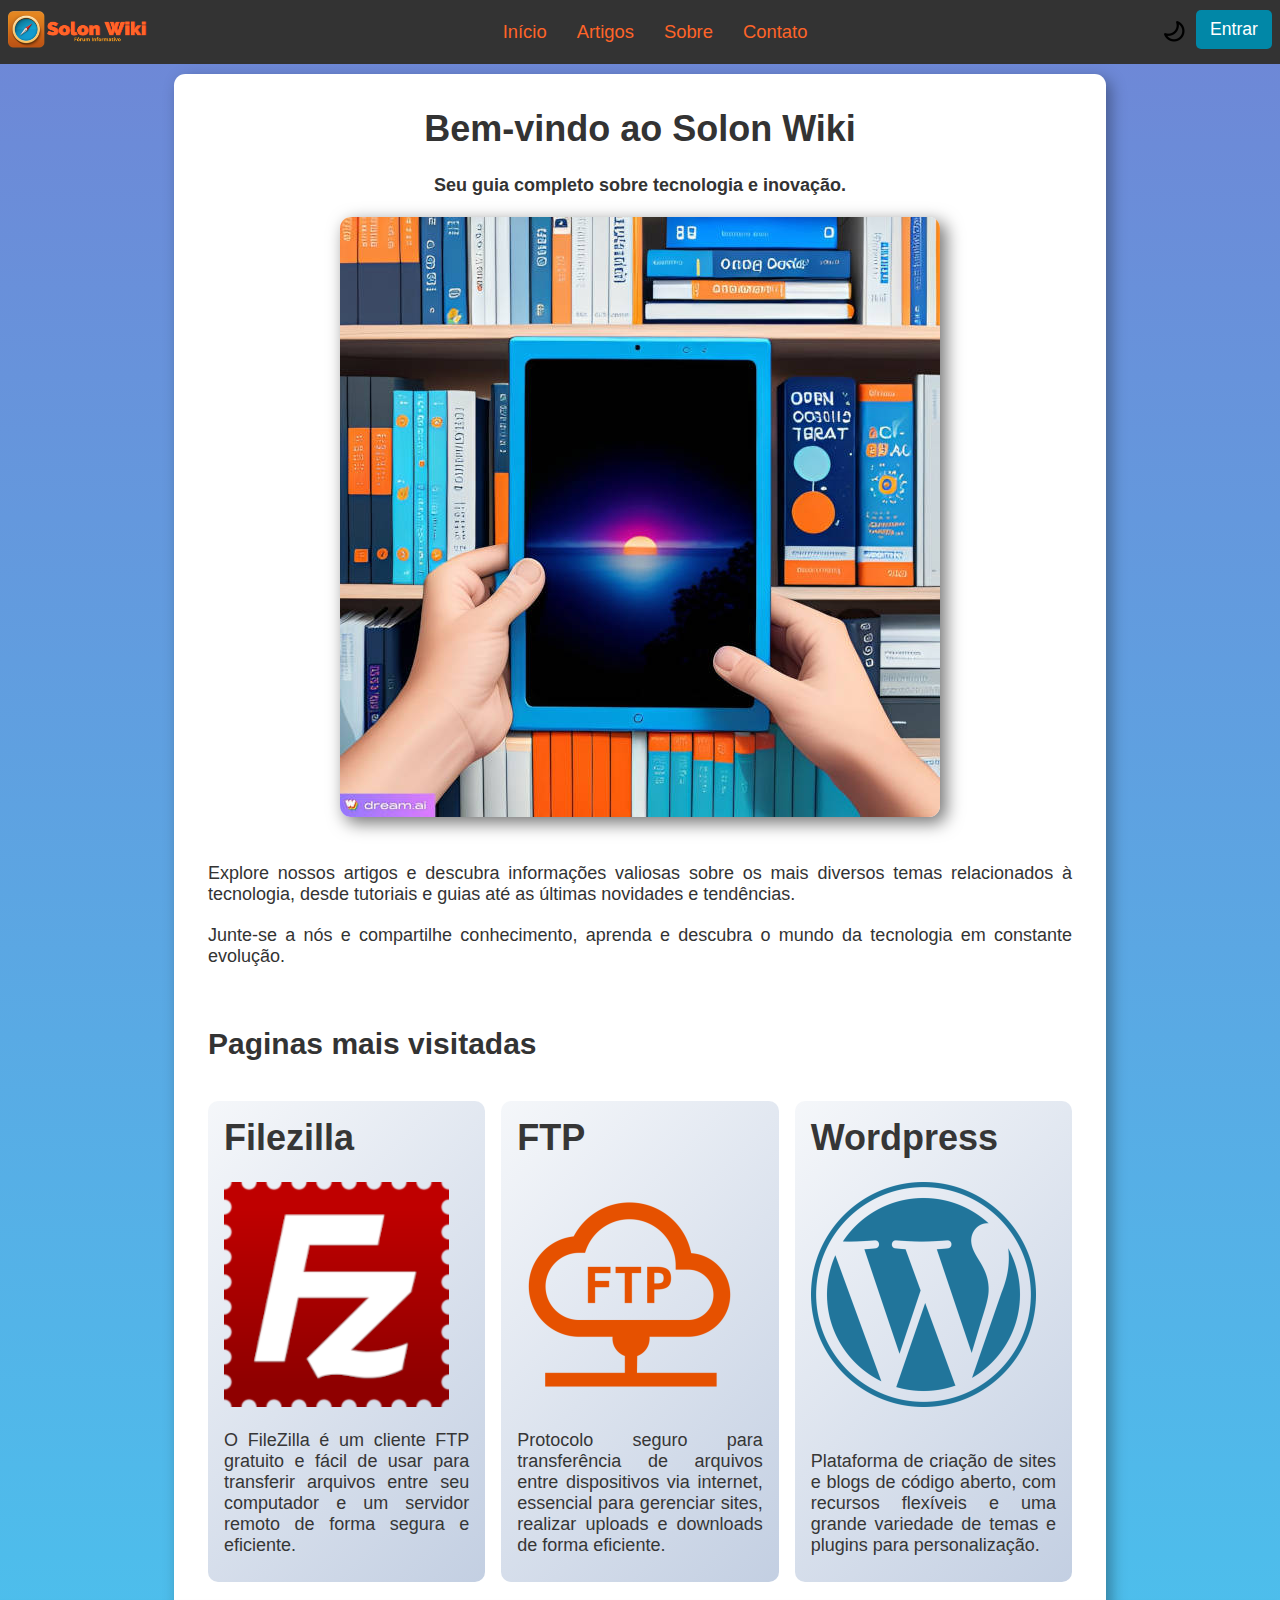
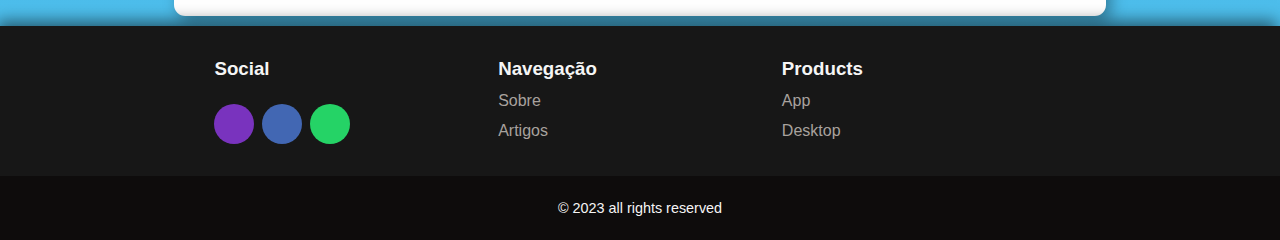
<file: index.html>
<!DOCTYPE html>
<html lang="pt-br">

<head>
    <meta charset="UTF-8">
    <meta http-equiv="X-UA-Compatible" content="IE=edge">
    <meta name="viewport" content="width=device-width, initial-scale=1.0">
    <title>Solon Wiki</title>
    <link rel="stylesheet" href="https://cdnjs.cloudflare.com/ajax/libs/font-awesome/6.2.1/css/all.min.css" integrity="sha512-MV7K8+y+gLIBoVD59lQIYicR65iaqukzvf/nwasF0nqhPay5w/9lJmVM2hMDcnK1OnMGCdVK+iQrJ7lzPJQd1w==" crossorigin="anonymous" referrerpolicy="no-referrer" />
    <link href="https://fonts.googleapis.com/icon?family=Material+Icons" rel="stylesheet">
    <link rel="stylesheet" href="assets/styles/style.css">
    <link rel="shortcut icon" href="images/favicon.png" type="image/x-icon">
    <link rel="stylesheet" href="assets/scripts/standard.js" media="all">
</head>
<style>
    #feature-content {
        display: grid;
        grid-gap: 1rem;
        grid-template-columns: repeat(3, 1fr);
        min-width: none;
    }

    .visual {
        height: 100%;
        width: 92%;
        background: transparent;
        margin: 0.5rem 0;
    }

    .visual img {
        max-width: 100%;
        min-width: 70px;
    }

    .card {
        display: flex;
        flex-direction: column;
        justify-content: space-between;
        background-image: linear-gradient(135deg, #f5f7fa 0%, #c3cfe2 100%);
        /* 026 Saint Petersburg */
        margin-top: 20px;
        border-radius: 10px;
        padding: 1rem;

    }

    .card:hover {
        transform: scale(1.03);
        transition: 0.5s;
        box-shadow: 5px 5px 15px rgba(0, 0, 0, 0.452);
        cursor: pointer;
    }

    .card a {
        text-decoration: none;
        color: rgb(54, 54, 54);
        display: contents;
    }

    .card a:hover {
        color: black;
    }

    h2 {
        font-weight: 600px;
        font-size: 30px;
        margin-top: 30px;
    }

    @media screen and (max-width: 730px) {

        div.card p {
            display: none;
        }

        div.card h1 {
            font-size: medium;
        }
    }

    @media screen and (max-width: 426px) {
        .feature-content {
            overflow: visible;
        }

    }
</style>

<body>
    <header>
        <nav class="nav-bar">
            <div class="logo">
                <a href="index.html"><img src="images/logo.png" alt="Logo do site"></a>
            </div>
            <div class="nav-list">
                <ul>
                    <li class="nav-item"><a href="#" class="nav-link">Início</a></li>
                    <li class="nav-item"><a href="assets/artigos/artigos.html" class="nav-link">Artigos</a></li>
                    <li class="nav-item"><a href="#" class="nav-link"> Sobre</a></li>
                    <li class="nav-item"><a href="#" class="nav-link"> Contato</a></li>
                </ul>
            </div>

            <section id="options">
                <div class="dark-mode">
                    <img id="mode_icon" src="images/dark-mode.png" alt="Modo dark">
                </div>
                <div class="login-button">
                    <button><a href="assets/account/cadastro.html">Entrar</a></button>
                </div>
                <div class="mobile-menu-icon">
                    <button onclick="menuShow()"><img class="icon" src="images/menu-toggle-icon.png" alt=""></button>
                </div>
            </section>
        </nav>
        <div class="mobile-menu">
            <ul>
                <li class="nav-item"><a href="#" class="nav-link">Início</a></li>
                <li class="nav-item"><a href="assets/artigos/artigos.html" class="nav-link">Artigos</a></li>
                <li class="nav-item"><a href="#" class="nav-link"> Sobre</a></li>
                <li class="nav-item"><a href="#" class="nav-link"> Contato</a></li>
            </ul>

            <div class="login-button">
                <button><a href="assets/account/cadastro.html">Entrar</a></button>
            </div>
        </div>


    </header>
    <main>
        <section id="introducao">
            <h1 style="text-align: center" ;>Bem-vindo ao Solon Wiki</h1>
            <p style="text-align: center; margin-bottom: 0.7rem;"><strong>Seu guia completo sobre tecnologia e
                    inovação.</strong></p>
            <div class="image-container"><img src="images/banner.jpg" alt="Banner" class="imagem"></div>
            <p>Explore nossos artigos e descubra informações valiosas sobre os mais diversos temas relacionados à
                tecnologia, desde tutoriais e guias até as últimas novidades e tendências.</p>
            <p>Junte-se a nós e compartilhe conhecimento, aprenda e descubra o mundo da tecnologia em constante
                evolução.</p>
        </section>
        <h2>Paginas mais visitadas</h2>
        <section id="feature-content">
            <div class="card">
                <a href="assets/artigos/filezille/filezille.html">
                    <h1>Filezilla</h1>
                    <div class="visual"><img src="assets/artigos/filezille/filezille_logo.png" alt=""></div>
                    <p>O FileZilla é um cliente FTP gratuito e fácil de usar para transferir arquivos entre seu
                        computador e
                        um servidor remoto de forma segura e eficiente.</p>
                </a>
            </div>
            <div class="card">
                <a href="assets/artigos/ftp/FTP.html">
                    <h1>FTP</h1>
                    <div class="visual"><img src="assets/artigos/ftp/FTP_logo.png" alt=""></div>
                    <p> Protocolo seguro para transferência de arquivos entre dispositivos via internet, essencial para
                        gerenciar sites, realizar uploads e downloads de forma eficiente.</p>
                </a>
            </div>
            <div class="card">
                <a href="assets/artigos/wordpress/wordpress.html">
                    <h1>Wordpress</h1>
                    <div class="visual"><img src="assets/artigos/wordpress/wordpress_logo.png" alt=""></div>
                    <p>Plataforma de criação de sites e blogs de código aberto, com recursos flexíveis e uma grande
                        variedade de temas e plugins para personalização.</p>
                </a>
            </div>
        </section>

    </main>
    <footer>
        <div id="footer_content">
            <div id="footer_contacts">
                <h3>Social</h3>

                <div id="footer_social_media">
                    <a href="https://github.com/FletserW" class="footer-link" id="github" target="_blank">
                        <i class="fa-brands fa-github"></i>
                    </a>

                    <a href="#" class="footer-link" id="facebook">
                        <i class="fa-brands fa-facebook-f"></i>
                    </a>

                    <a href="#" class="footer-link" id="whatsapp">
                        <i class="fa-brands fa-whatsapp"></i>
                    </a>
                </div>
            </div>

            <ul class="footer-list">
                <li>
                    <h3>Navegação</h3>
                </li>
                <li>
                    <a href="#" class="footer-link">Sobre</a>
                </li>
                <li>
                    <a href="assets/artigos/artigos.html" class="footer-link">Artigos</a>
                </li>
            </ul>

            <ul class="footer-list">
                <li>
                    <h3>Products</h3>
                </li>
                <li>
                    <a href="#" class="footer-link">App</a>
                </li>
                <li>
                    <a href="#" class="footer-link">Desktop</a>
                </li>
            </ul>
        </div>

        <div id="footer_copyright">
            &#169
            2023 all rights reserved
        </div>
    </footer>
    <script src="assets/scripts/standard.js"></script>
</body>

</html>
</file>
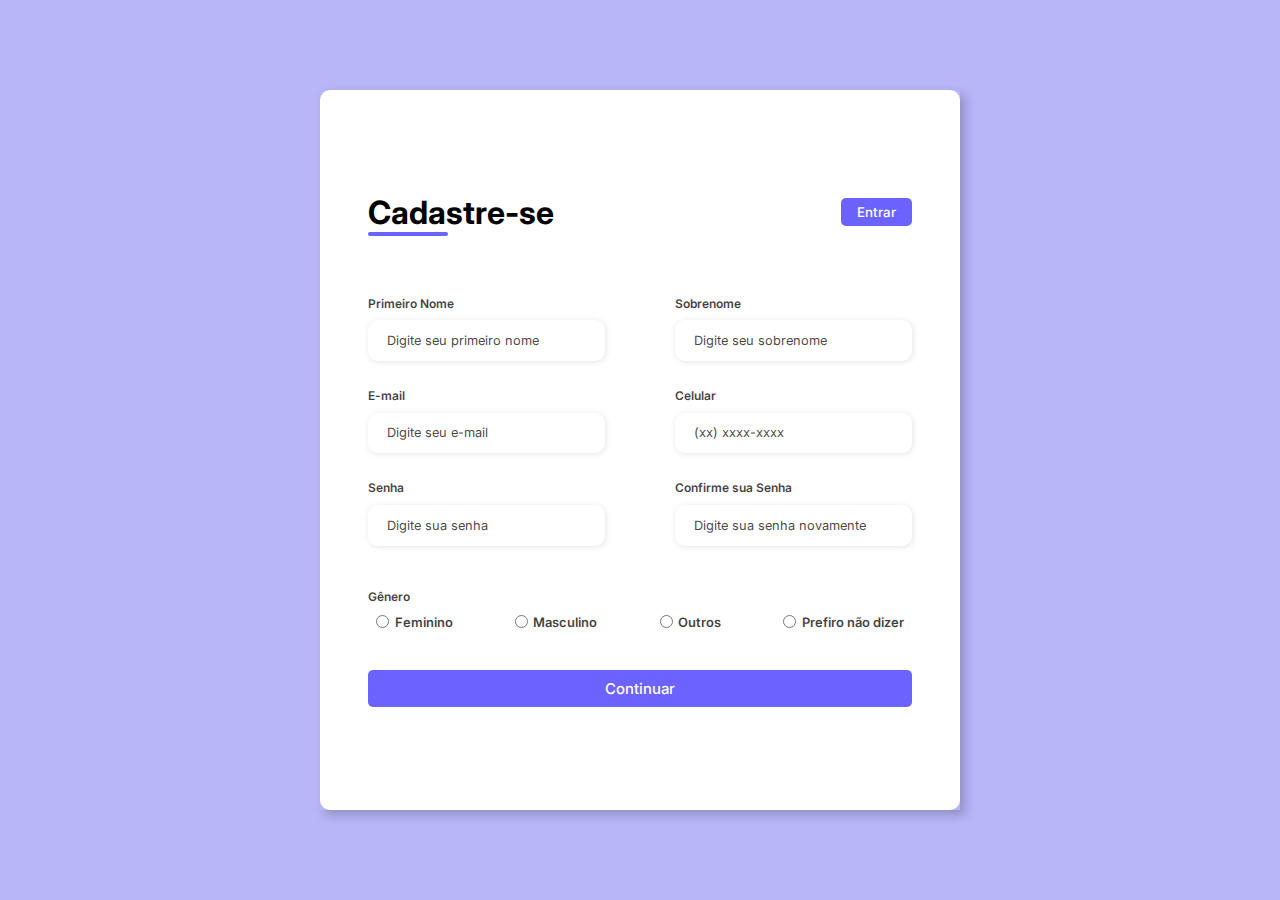
<file: cadastro.html>
<!DOCTYPE html>
<html lang="pt-br">

<head>
    <meta charset="UTF-8">
    <meta http-equiv="X-UA-Compatible" content="IE=edge">
    <meta name="viewport" content="width=device-width, initial-scale=1.0">
    <title>Solon Wiki</title>
    <link rel="shortcut icon" href="images/favicon.png" type="image/x-icon">
    <link rel="stylesheet" href="styles/form.css">
    <title>Solon Wiki</title>
</head>
<body>
    <div class="container">
        <div class="form-image">
            <img src="images/undraw_knowledge_re_5v9l.svg" alt="">
        </div>
        <div class="form">
            <form action="#">
                <div class="form-header">
                    <div class="title">
                        <h1>Cadastre-se</h1>
                    </div>
                    <div class="login-button">
                        <button><a href="#">Entrar</a></button>
                    </div>
                </div>

                <div class="input-group">
                    <div class="input-box">
                        <label for="firstname">Primeiro Nome</label>
                        <input id="firstname" type="text" name="firstname" placeholder="Digite seu primeiro nome" required>
                    </div>

                    <div class="input-box">
                        <label for="lastname">Sobrenome</label>
                        <input id="lastname" type="text" name="lastname" placeholder="Digite seu sobrenome" required>
                    </div>
                    <div class="input-box">
                        <label for="email">E-mail</label>
                        <input id="email" type="email" name="email" placeholder="Digite seu e-mail" required>
                    </div>

                    <div class="input-box">
                        <label for="number">Celular</label>
                        <input id="number" type="tel" name="number" placeholder="(xx) xxxx-xxxx" required>
                    </div>

                    <div class="input-box">
                        <label for="password">Senha</label>
                        <input id="password" type="password" name="password" placeholder="Digite sua senha" required>
                    </div>


                    <div class="input-box">
                        <label for="confirmPassword">Confirme sua Senha</label>
                        <input id="confirmPassword" type="password" name="confirmPassword" placeholder="Digite sua senha novamente" required>
                    </div>

                </div>

                <div class="gender-inputs">
                    <div class="gender-title">
                        <h6>Gênero</h6>
                    </div>

                    <div class="gender-group">
                        <div class="gender-input">
                            <input id="female" type="radio" name="gender">
                            <label for="female">Feminino</label>
                        </div>

                        <div class="gender-input">
                            <input id="male" type="radio" name="gender">
                            <label for="male">Masculino</label>
                        </div>

                        <div class="gender-input">
                            <input id="others" type="radio" name="gender">
                            <label for="others">Outros</label>
                        </div>

                        <div class="gender-input">
                            <input id="none" type="radio" name="gender">
                            <label for="none">Prefiro não dizer</label>
                        </div>
                    </div>
                </div>

                <div class="continue-button">
                    <button><a href="#">Continuar</a> </button>
                </div>
            </form>
        </div>
    </div>
</body>

</html>
</file>
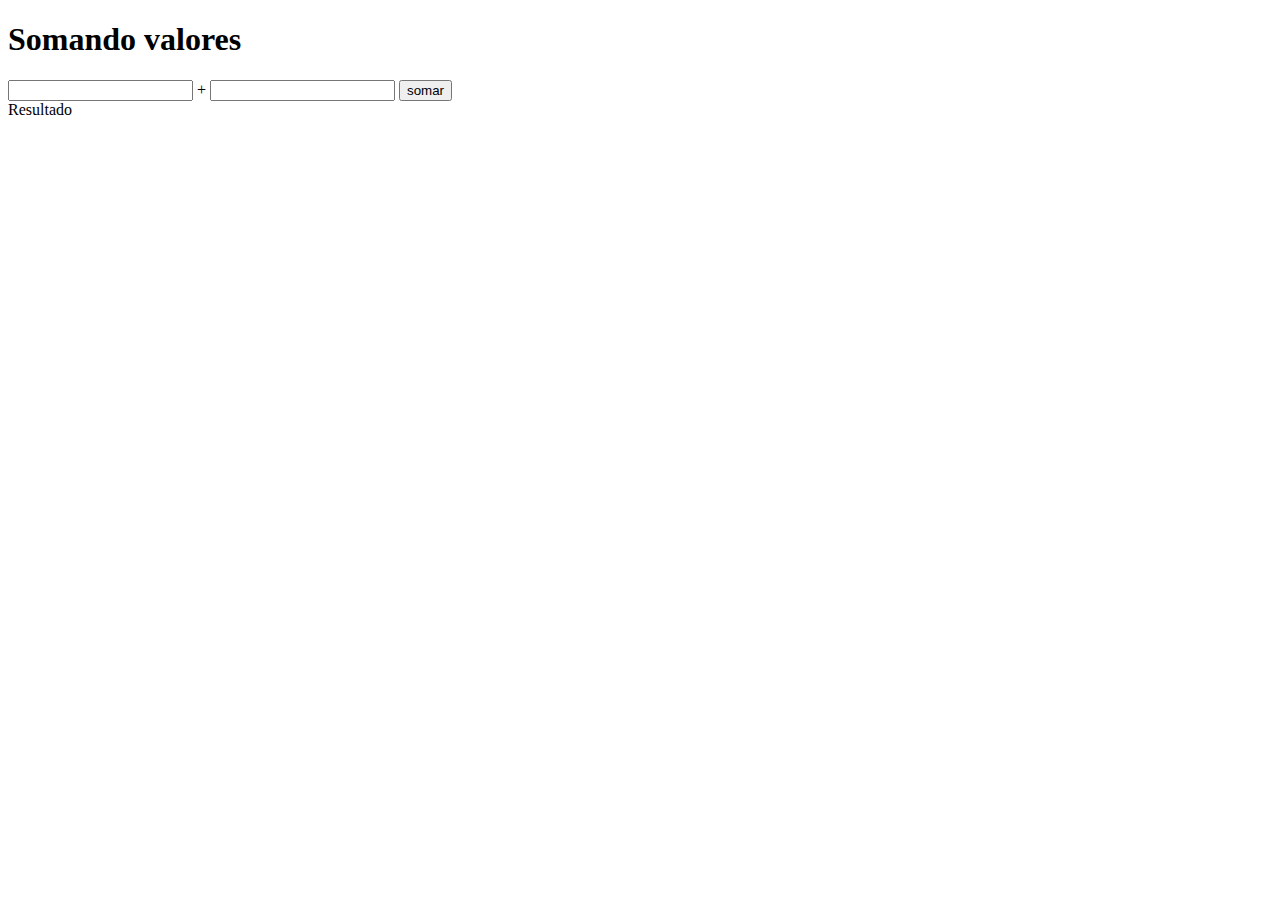
<file: test.html>
<!DOCTYPE html>
<html lang="en">
<head>
    <meta charset="UTF-8">
    <meta http-equiv="X-UA-Compatible" content="IE=edge">
    <meta name="viewport" content="width=device-width, initial-scale=1.0">
    <title>Testes javascript</title>
    <style>
        div#area {
            font: normal 20pt Arial;
            background: rgb(40, 134, 40);
            color: white;
            width: 200px;
            height: 200px;
            line-height: 200px;
            text-align: center;
        }
    </style>
</head>
<body>
    <h1>Somando valores</h1>
    <input type="number" name="nt1" id="nt1"> + 
    <input type="number" name="nt2" id="nt2">
    <input type="button" value="somar" onclick="somar()">
    <div id="res">Resultado</div>
    
    <script>
       function somar(){
        var nt1 = window.document.getElementById('nt1')
        var nt2 = window.document.getElementById('nt2')
        var res = window.document.getElementById('res')
        var n1 = Number(nt1.value)
        var n2 = Number(nt2.value)
        var s = n1 + n2
        res.innerHTML = `A soma de ${n1} e ${n2} é igual a ${s}`
    }

    </script>
</body>
</html>
</file>
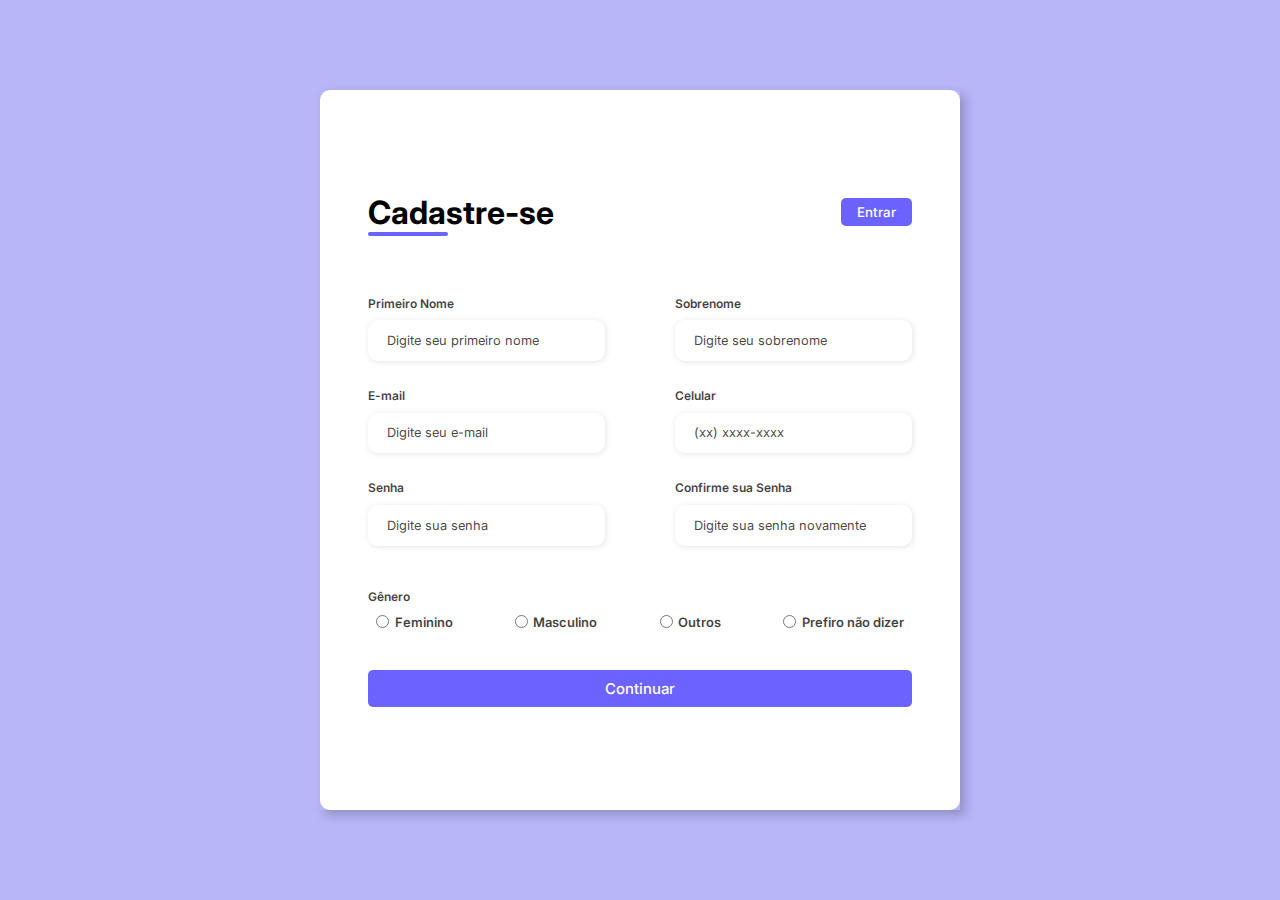
<file: account/cadastro.html>
<!DOCTYPE html>
<html lang="pt-br">

<head>
    <meta charset="UTF-8">
    <meta http-equiv="X-UA-Compatible" content="IE=edge">
    <meta name="viewport" content="width=device-width, initial-scale=1.0">
    <title>Solon Wiki</title>
    <link rel="shortcut icon" href="images/favicon.png" type="image/x-icon">
    <link rel="stylesheet" href="../styles/form.css">
    <title>Solon Wiki</title>
</head>
<body>
    <div class="container">
        <div class="form-image">
            <img src="../images/undraw_knowledge_re_5v9l.svg" alt="">
        </div>
        <div class="form">
            <form action="#">
                <div class="form-header">
                    <div class="title">
                        <h1>Cadastre-se</h1>
                    </div>
                    <div class="login-button">
                        <button><a href="login.html">Entrar</a></button>
                    </div>
                </div>

                <div class="input-group">
                    <div class="input-box">
                        <label for="firstname">Primeiro Nome</label>
                        <input id="firstname" type="text" name="firstname" placeholder="Digite seu primeiro nome" required>
                    </div>

                    <div class="input-box">
                        <label for="lastname">Sobrenome</label>
                        <input id="lastname" type="text" name="lastname" placeholder="Digite seu sobrenome" required>
                    </div>
                    <div class="input-box">
                        <label for="email">E-mail</label>
                        <input id="email" type="email" name="email" placeholder="Digite seu e-mail" required>
                    </div>

                    <div class="input-box">
                        <label for="number">Celular</label>
                        <input id="number" type="tel" name="number" placeholder="(xx) xxxx-xxxx" required>
                    </div>

                    <div class="input-box">
                        <label for="password">Senha</label>
                        <input id="password" type="password" name="password" placeholder="Digite sua senha" required>
                    </div>


                    <div class="input-box">
                        <label for="confirmPassword">Confirme sua Senha</label>
                        <input id="confirmPassword" type="password" name="confirmPassword" placeholder="Digite sua senha novamente" required>
                    </div>

                </div>

                <div class="gender-inputs">
                    <div class="gender-title">
                        <h6>Gênero</h6>
                    </div>

                    <div class="gender-group">
                        <div class="gender-input">
                            <input id="female" type="radio" name="gender">
                            <label for="female">Feminino</label>
                        </div>

                        <div class="gender-input">
                            <input id="male" type="radio" name="gender">
                            <label for="male">Masculino</label>
                        </div>

                        <div class="gender-input">
                            <input id="others" type="radio" name="gender">
                            <label for="others">Outros</label>
                        </div>

                        <div class="gender-input">
                            <input id="none" type="radio" name="gender">
                            <label for="none">Prefiro não dizer</label>
                        </div>
                    </div>
                </div>
                
                <div class="continue-button">
                    <button><a href="#">Continuar</a> </button>
                </div>
            </form>
        </div>
    </div>
</body>

</html>
</file>
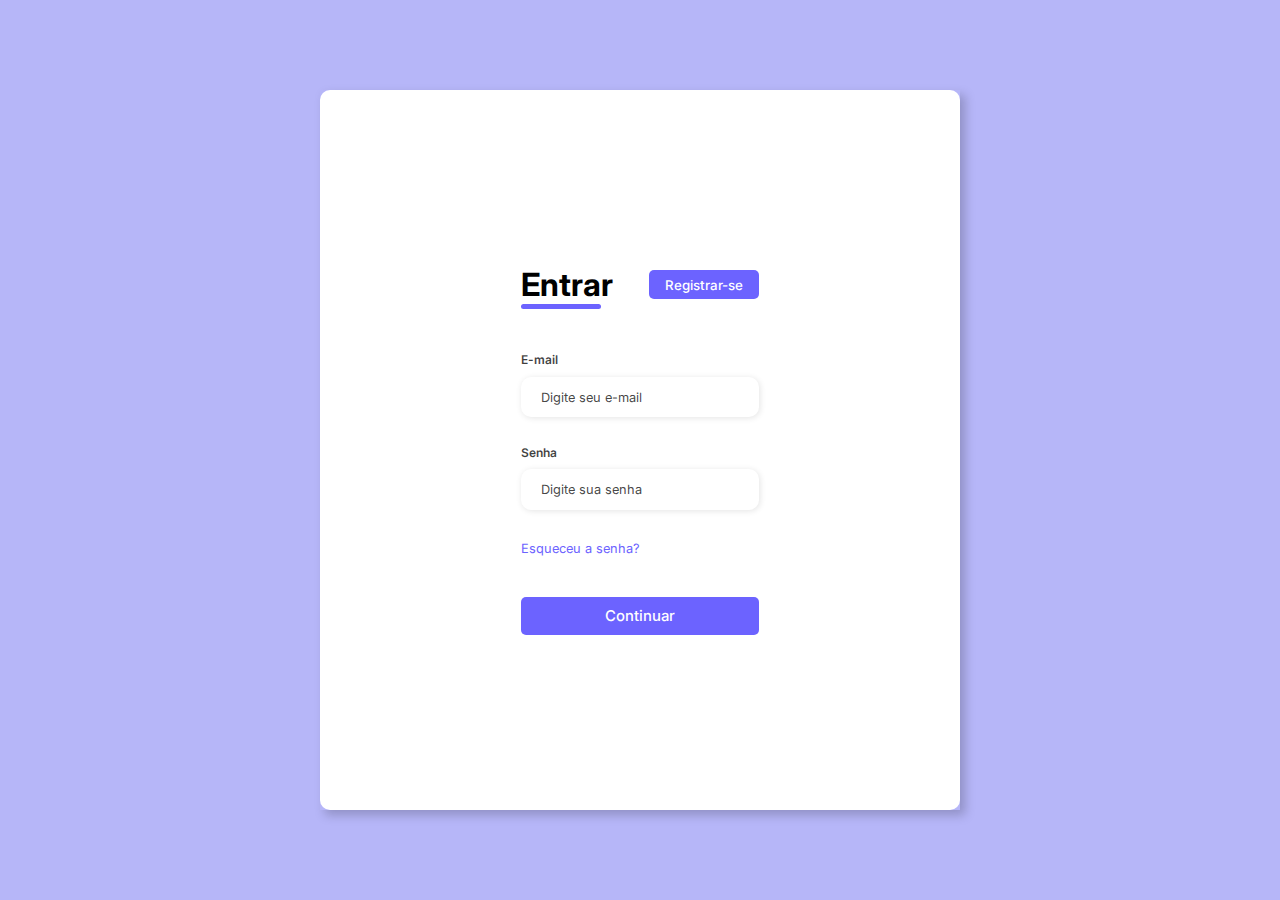
<file: account/login.html>
<!DOCTYPE html>
<html lang="pt-br">

<head>
    <meta charset="UTF-8">
    <meta http-equiv="X-UA-Compatible" content="IE=edge">
    <meta name="viewport" content="width=device-width, initial-scale=1.0">
    <title>Solon Wiki</title>
    <link rel="shortcut icon" href="images/favicon.png" type="image/x-icon">
    <link rel="stylesheet" href="../styles/form.css">
    <title>Solon Wiki</title>
</head>
<style>

</style>

<body>
    <div class="container">
        <div class="form-image">
            <img src="../images/login.svg" alt="">
        </div>
        <div class="form">
            <form action="#">
                <div class="form-header">
                    <div class="title">
                        <h1>Entrar</h1>
                    </div>
                    <div class="login-button">
                        <button><a href="cadastro.html">Registrar-se</a></button>
                    </div>
                </div>

                <div class="input-box">
                    <label for="email">E-mail</label>
                    <input id="email" type="email" name="email" placeholder="Digite seu e-mail" required>
                </div>
                <div class="input-box">
                    <label for="password">Senha</label>
                    <input id="password" type="password" name="password" placeholder="Digite sua senha" required>
                </div>
                <div id="lost-password">
                    <a href="#">Esqueceu a senha?</a>
                </div>
                <div class="continue-button">
                    <button><a href="#">Continuar</a> </button>
                </div>
            </form>
        </div>
    </div>
</body>

</html>
</file>
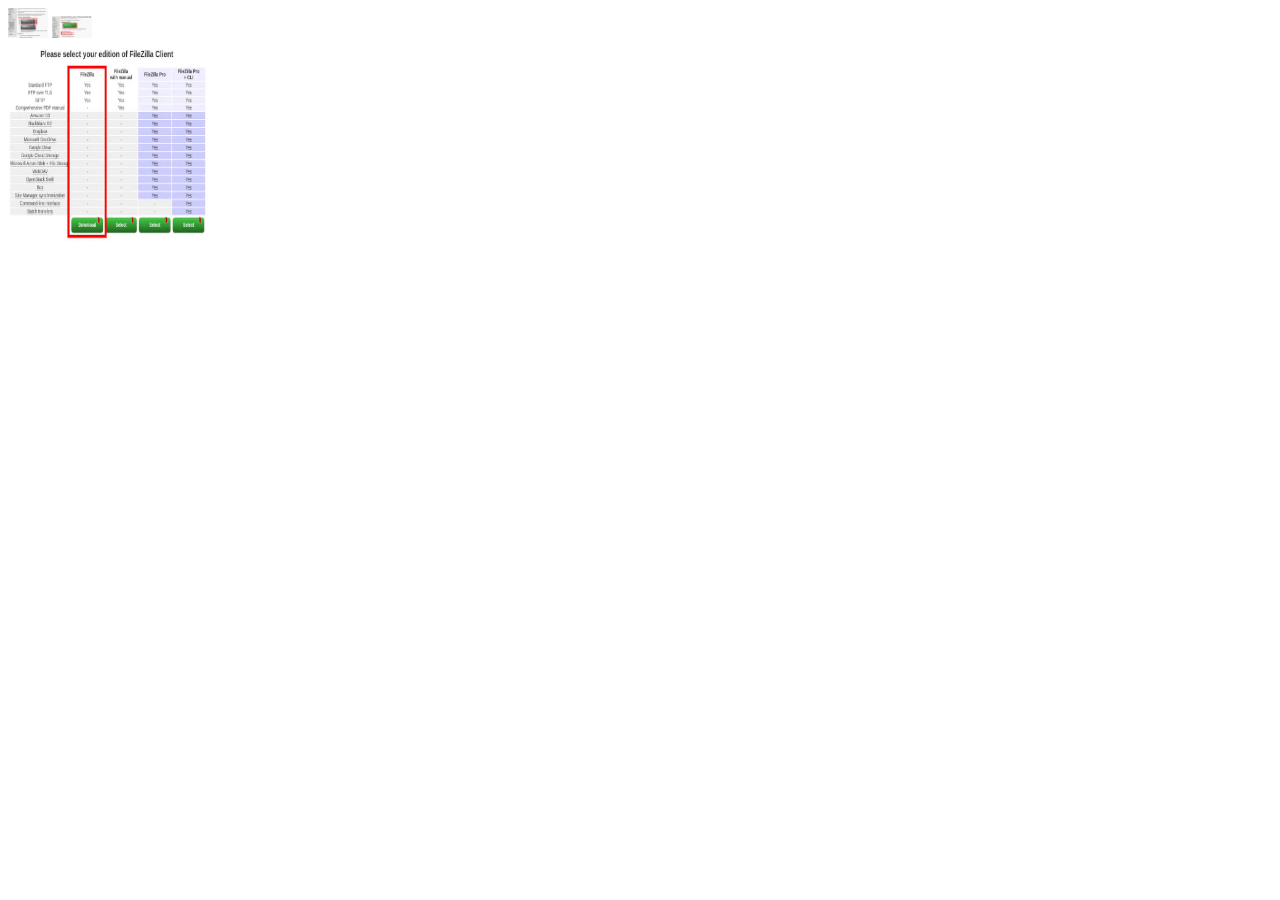
<file: test/exemplo-1.html>
<!DOCTYPE html>
<html lang="pt-br">
<head>
    <meta charset="UTF-8">
    <meta name="viewport" content="width=device-width, initial-scale=1.0">
    <title>Exemplo 1</title>
</head>
<body>
    <img src="../artigos/filezille/instalar_01.jpg" alt="" width="40" onmouseover="document.foto.src='../artigos/filezille/instalar_01.jpg'">
    <img src="../artigos/filezille/instalar_02.jpg" alt="" width="40" onmouseover="document.foto.src='../artigos/filezille/instalar_02.jpg' ">
    <br>
    <img src="../artigos/filezille/instalar_03.jpg" alt="" name="foto" width="200" height="200">
</body>
</html>
</file>
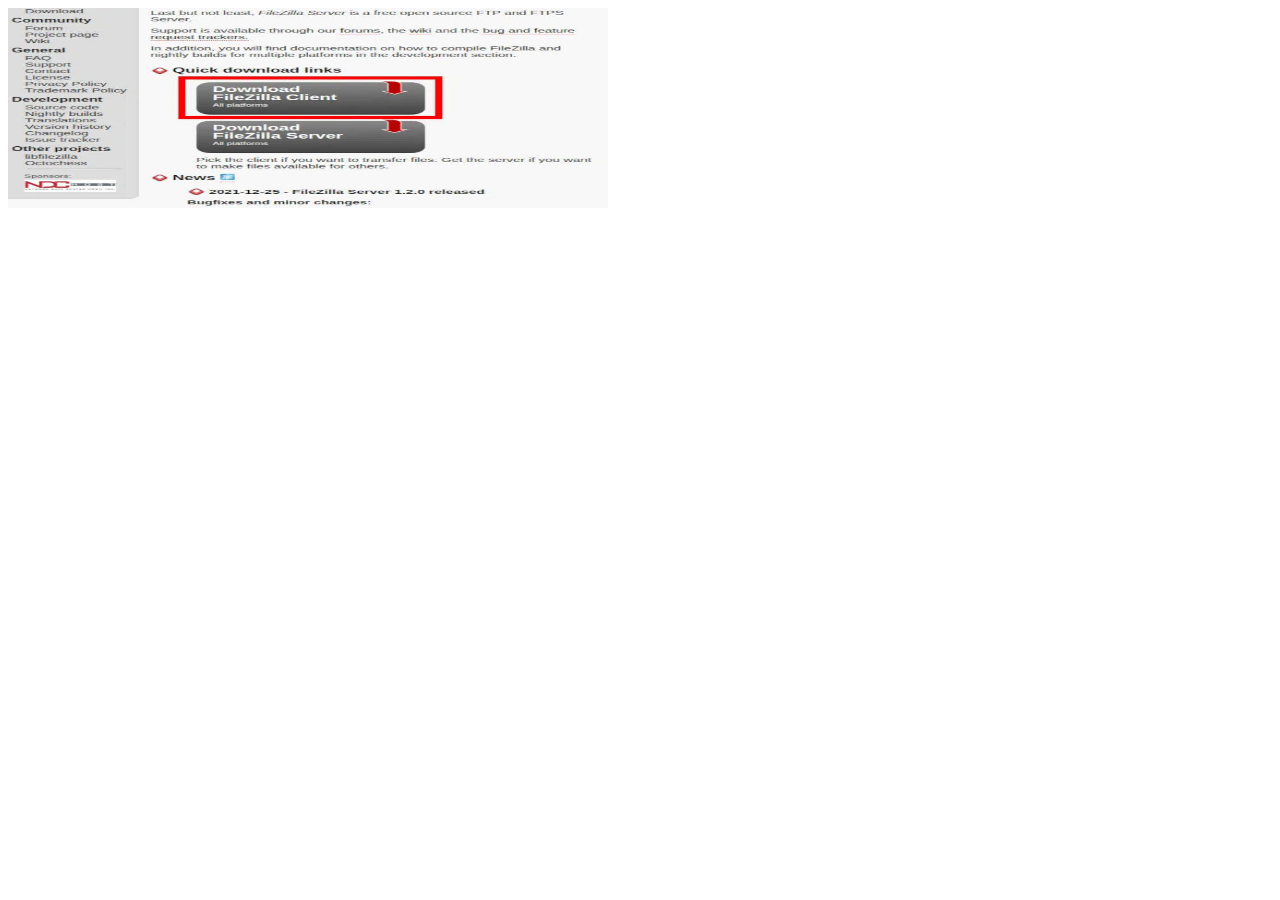
<file: test/exemplo-2.html>
<!DOCTYPE html>
<html lang="pt-br">
<head>
    <meta charset="UTF-8">
    <meta name="viewport" content="width=device-width, initial-scale=1.0">
    <title>Exemplo 2</title>
    <script type="text/javascript">
        function slide1(){
            document.getElementById('foto').src="../artigos/filezille/instalar_01.jpg"
            setTimeout("slide2()",1000)
        }
        function slide2(){
            document.getElementById('foto').src="../artigos/filezille/instalar_02.jpg"
            setTimeout("slide1()", 1000)
        }
    </script>
</head>
<body onload="slide1()">
    <img id="foto" width="600" height="200">
</body>
</html>
</file>
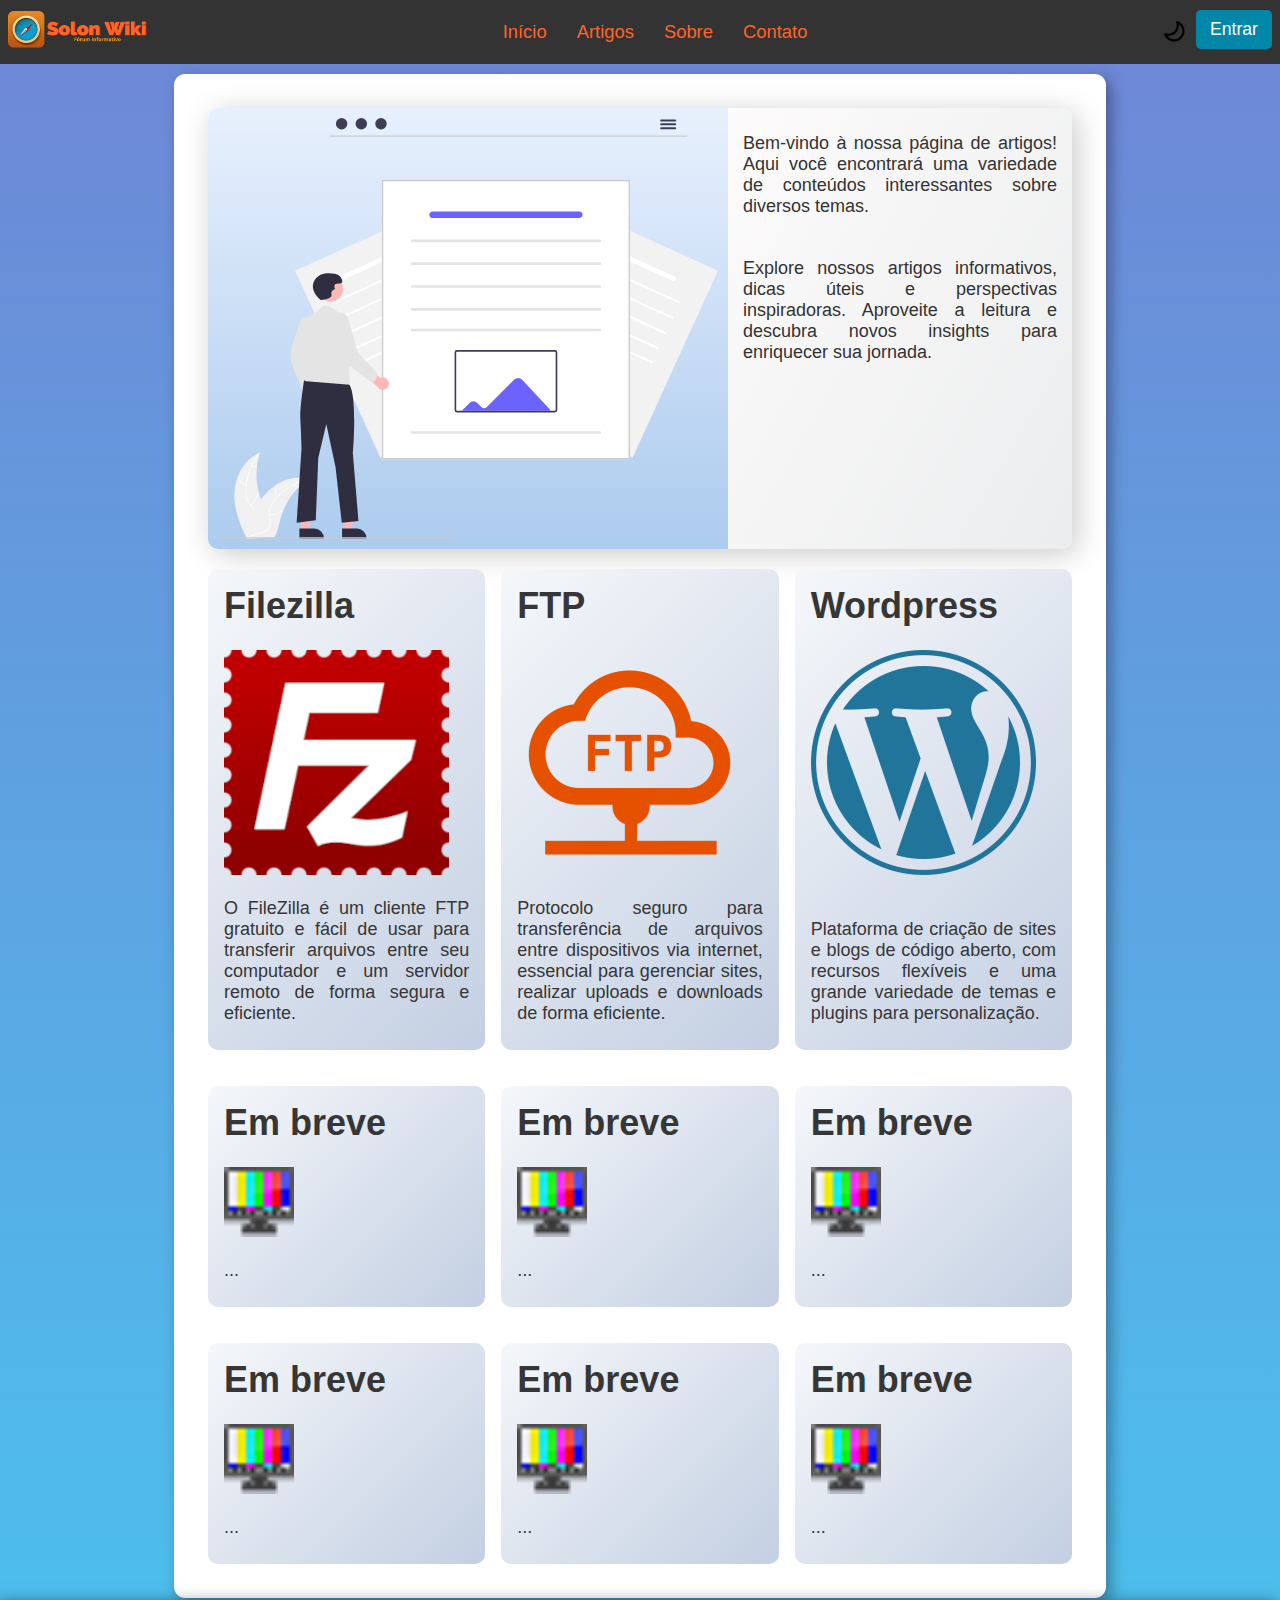
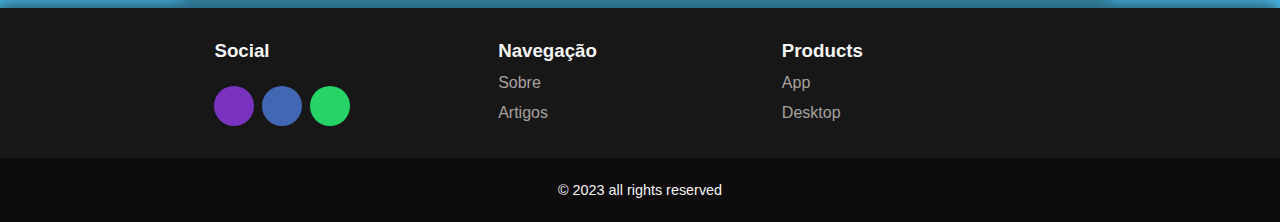
<file: assets/artigos/artigos.html>
<!DOCTYPE html>
<html lang="pt-br">

<head>
    <meta charset="UTF-8">
    <meta http-equiv="X-UA-Compatible" content="IE=edge">
    <meta name="viewport" content="width=device-width, initial-scale=1.0">
    <title>Solon Wiki</title>
    <link rel="stylesheet" href="https://cdnjs.cloudflare.com/ajax/libs/font-awesome/6.2.1/css/all.min.css"
        integrity="sha512-MV7K8+y+gLIBoVD59lQIYicR65iaqukzvf/nwasF0nqhPay5w/9lJmVM2hMDcnK1OnMGCdVK+iQrJ7lzPJQd1w=="
        crossorigin="anonymous" referrerpolicy="no-referrer" />
    <link href="https://fonts.googleapis.com/icon?family=Material+Icons" rel="stylesheet">
    <link rel="stylesheet" href="../styles/style.css">
    <link rel="shortcut icon" href="../../images/favicon.png" type="image/x-icon">
    <link rel="stylesheet" href="../scripts/standard.js" media="all">
</head>
<style>
    .container-artigos {
        width: 100%;
        display: flex;
        box-shadow: 5px 5px 30px rgba(0, 0, 0, 0.212);
        border-radius: 10px;
    }

    /* ===== Imagem a esquerda =====*/
    #svg {
        width: 70%;
        display: flex;
        justify-content: center;
        align-items: center;
        background-image: linear-gradient(to top, #accbee 0%, #e7f0fd 100%);
        padding: 10px;
        border-radius: 10px 0 0 10px;
    }

    #svg img {
        max-width: 500px;
        min-width: 300px;
    }

    #intro {
        background-image: linear-gradient(120deg, #fdfbfb 0%, #ebedee 100%);
        border-radius: 0 10px 10px 0;
        padding: 15px;
    }

    #feature-content {
        display: grid;
        grid-gap: 1rem;
        grid-template-columns: repeat(3, 1fr);
        min-width: none;
    }

    .visual {
        height: 100%;
        width: 92%;
        background: transparent;
        margin: 0.5rem 0;
    }

    .visual img {
        max-width: 100%;
        min-width: 70px;
    }

    .card {
        display: flex;
        flex-direction: column;
        justify-content: space-between;
        background-image: linear-gradient(135deg, #f5f7fa 0%, #c3cfe2 100%);
        /* 026 Saint Petersburg */
        margin-top: 20px;
        border-radius: 10px;
        padding: 1rem;

    }

    .card:hover {
        transform: scale(1.03);
        transition: 0.5s;
        box-shadow: 5px 5px 15px rgba(0, 0, 0, 0.452);
        cursor: pointer;
    }

    .card a {
        text-decoration: none;
        color: rgb(54, 54, 54);
        display: contents;
    }

    .card a:hover {
        color: black;
    }

    @media screen and (max-width: 730px) {
        .container-artigos {
            display: block;
            background-color: pink;
            border-radius: 10px;
        }

        #svg {
            width: 96.5%;
            border-radius: 10px 10px 0 0;
        }

        #intro {
            padding: 50px;
            border-radius: 0 0 10px 10px;
            text-justify: inherit;
        }

        div.card p {
            display: none;
        }

        div.card h1 {
            font-size: medium;
        }
    }

</style>

<body>
    <header>
        <nav class="nav-bar">
            <div class="logo">
                <a href="../../index.html"><img src="../../images/logo.png" alt="Logo do site"></a>
            </div>
            <div class="nav-list">
                <ul>
                    <li class="nav-item"><a href="../../index.html" class="nav-link">Início</a></li>
                    <li class="nav-item"><a href="#" class="nav-link">Artigos</a></li>
                    <li class="nav-item"><a href="#" class="nav-link"> Sobre</a></li>
                    <li class="nav-item"><a href="#" class="nav-link"> Contato</a></li>
                </ul>
            </div>

            <section id="options">
                <div class="dark-mode">
                    <img id="mode_icon" src="../../images/dark-mode.png" alt="Modo dark">
                </div>
                <div class="login-button">
                    <button><a href="../account/cadastro.html">Entrar</a></button>
                </div>
                <div class="mobile-menu-icon">
                    <button onclick="menuShow()"><img class="icon" src="../../images/menu-toggle-icon.png"
                            alt=""></button>
                </div>
            </section>
        </nav>
        <div class="mobile-menu">
            <ul>
                <li class="nav-item"><a href="../../index.html" class="nav-link">Início</a></li>
                <li class="nav-item"><a href="../artigos/artigos.html" class="nav-link">Artigos</a></li>
                <li class="nav-item"><a href="#" class="nav-link"> Sobre</a></li>
                <li class="nav-item"><a href="#" class="nav-link"> Contato</a></li>
            </ul>

            <div class="login-button">
                <button><a href="../account/cadastro.html">Entrar</a></button>
            </div>
        </div>
    </header>
    <main>
        <section class="container-artigos">
            <div id="svg"><img src="../../images/artigos.svg" alt=""></div>
            <div id="intro">
                <p>Bem-vindo à nossa página de artigos! Aqui você encontrará uma variedade de conteúdos interessantes
                    sobre diversos temas. </p><br>
                <p>Explore nossos artigos informativos, dicas úteis e perspectivas inspiradoras. Aproveite a leitura e
                    descubra novos insights para enriquecer sua jornada.</p>
            </div>
        </section>
        <section id="feature-content">
            <div class="card">
                <a href="../artigos/filezille/filezille.html">
                    <h1>Filezilla</h1>
                    <div class="visual"><img src="../artigos/filezille/filezille_logo.png" alt=""></div>
                    <p>O FileZilla é um cliente FTP gratuito e fácil de usar para transferir arquivos entre seu
                        computador e
                        um servidor remoto de forma segura e eficiente.</p>
                </a>
            </div>
            <div class="card">
                <a href="../assets/artigos/ftp/FTP.html">
                    <h1>FTP</h1>
                    <div class="visual"><img src="../artigos/ftp/FTP_logo.png" alt=""></div>
                    <p> Protocolo seguro para transferência de arquivos entre dispositivos via internet, essencial para
                        gerenciar sites, realizar uploads e downloads de forma eficiente.</p>
                </a>
            </div>
            <div class="card">
                <a href="../artigos/wordpress/">
                    <h1>Wordpress</h1>
                    <div class="visual"><img src="../artigos/wordpress/wordpress_logo.png" alt=""></div>
                    <p>Plataforma de criação de sites e blogs de código aberto, com recursos flexíveis e uma grande
                        variedade de temas e plugins para personalização.</p>
                </a>
            </div>
            <div class="card">
                <a href="#">
                    <h1>Em breve</h1>
                    <div class="visual"><img src="../../images/test.png" alt=""></div>
                    <p> ...</p>
                </a>
            </div>
            </div>
            <div class="card">
                <a href="#">
                    <h1>Em breve</h1>
                    <div class="visual"><img src="../../images/test.png" alt=""></div>
                    <p> ...</p>
                </a>
            </div>
            <div class="card">
                <a href="#">
                    <h1>Em breve</h1>
                    <div class="visual"><img src="../../images/test.png" alt=""></div>
                    <p> ...</p>
                </a>
            </div>
            <div class="card">
                <a href="#">
                    <h1>Em breve</h1>
                    <div class="visual"><img src="../../images/test.png" alt=""></div>
                    <p> ...</p>
                </a>
            </div>
            </div>
            <div class="card">
                <a href="#">
                    <h1>Em breve</h1>
                    <div class="visual"><img src="../../images/test.png" alt=""></div>
                    <p> ...</p>
                </a>
            </div>
            <div class="card">
                <a href="#">
                    <h1>Em breve</h1>
                    <div class="visual"><img src="../../images/test.png" alt=""></div>
                    <p> ...</p>
                </a>
            </div>
        </section>

    </main>

    <footer>
        <div id="footer_content">
            <div id="footer_contacts">
                <h3>Social</h3>

                <div id="footer_social_media">
                    <a href="https://github.com/FletserW" class="footer-link" id="github" target="_blank">
                        <i class="fa-brands fa-github"></i>
                    </a>

                    <a href="#" class="footer-link" id="facebook">
                        <i class="fa-brands fa-facebook-f"></i>
                    </a>

                    <a href="#" class="footer-link" id="whatsapp">
                        <i class="fa-brands fa-whatsapp"></i>
                    </a>
                </div>
            </div>

            <ul class="footer-list">
                <li>
                    <h3>Navegação</h3>
                </li>
                <li>
                    <a href="#" class="footer-link">Sobre</a>
                </li>
                <li>
                    <a href="#" class="footer-link">Artigos</a>
                </li>
            </ul>

            <ul class="footer-list">
                <li>
                    <h3>Products</h3>
                </li>
                <li>
                    <a href="#" class="footer-link">App</a>
                </li>
                <li>
                    <a href="#" class="footer-link">Desktop</a>
                </li>
            </ul>
        </div>

        <div id="footer_copyright">
            &#169
            2023 all rights reserved
        </div>
    </footer>
    <script src="../scripts/standard.js"></script>
</body>

</html>
</file>
<file: assets/styles/style.css>
@charset "UTF-8";

:root {
    /*===================== COLOR ======================*/

    /*=====Reader=====*/
    --reader: #333;
    --readercolorlink: #FF6428;
    --readershadow: #888;
    --readershadowdark: #292929;
    /*=====Menu=====*/
    --dropdown: #E8721A;
    --dropdownbutton: #E8731A;
    --dropdownbuttonshadow: #5C2E0A;
    /*=====Body=====*/
    --body: #0c0ce94d;
    --bodydark: #616161;
    --bodycolordark: #e0e0e0;
    /*=====Main=====*/
    --main: linear-gradient(to top, #d5d4d0 0%, #d5d4d0 1%, #eeeeec 31%, #efeeec 75%, #e9e9e7 100%);
    /* 089 Premium White*/
    --maincolor: #333;
    --mainshadow: #b3b3b3;
    --maincolorlink: #00B395;
    --maincolorlinkhover: #25f1cf;
    --maindark: #424242;
    --mainshadowdark: #414141;
    /*=====Tags=====*/
    --tags: #e0e0e0;
    --tagsshadow: #b3b3b3;
    --tagsdark: #353535;
    --tagsshadowdark: #292929;
    /*=====Reader=====*/
    --imagemshadow: #757575;
    /*=====Footer=====*/
    --color-neutral-0: #0e0c0c;
    --color-neutral-10: #171717;
    --color-neutral-30: #a8a29e;
    --color-neutral-40: #f5f5f5;

}

* {
    margin: 0px;
    padding: 0px;
    font-family: "Roboto", sans-serif;
}

/* ================= Header =================*/

header {
    background-color: var(--reader);
    margin-bottom: 10px;
}

.nav-bar {
    display: flex;
    justify-content: space-between;
    padding: 0.5rem;
}

.logo {
    display: flex;
    align-items: center;
}

.logo img {
    max-width: 140px;
    min-width: 90px;
}

.nav-list {
    display: flex;
    align-items: center;
}

.nav-list ul {
    display: flex;
    justify-content: center;
    list-style: none;
}

.nav-item {
    margin: 0 15px;
}

.nav-link {
    text-decoration: none;
    font-size: 1.15rem;
    color: var(--readercolorlink);
    font-weight: 500;
}

#options {
    display: flex;
    margin-top: 0.1rem;
}

.login-button button {
    border: none;
    padding: 9px 14px;
    border-radius: 5px;
    background-color: #0187a7;
}

.login-button :hover {
    transform: scale(1.05);
}

.login-button button a {
    text-decoration: none;
    color: #fff;
    font-weight: 500;
    font-size: 1.1rem;
}

.mobile-menu-icon {
    display: none;
}

.mobile-menu {
    display: none;
}

.dark-mode {
    margin-top: 9px;
    margin-right: 10px;
}

.dark-mode img:hover {
    transform: scale(1.1);
    cursor: ;
}

/* =============== Corpo ================*/
body {
    background-image: linear-gradient(to top, #48c6ef 0%, #6f86d6 100%);
}

main {
    font-family: "Roboto", sans-serif;
    background-color: white;
    box-shadow: 5px 5px 15px rgba(0, 0, 0, 0.342);
    padding: 1.875em;
    margin: 0 auto 10px auto;
    max-width: 48em;
    min-width: 17.5em;
    border-radius: 0.625em;
    font-size: 1.125em;
    color: var(--maincolor);
    text-align: justify;
}

main a {
    color: var(--maincolorlink);
    text-decoration: none;
}

main a:hover{
    color: var(--maincolorlinkhover);
    text-decoration: underline;
}

h1 {
    margin-bottom: 15px;
}

h2 {
    padding: 20px 0;
}

p {
    text-align: justify;
    padding: 10px 0;
}

abbr{
    color: #1a1a1a;
    text-decoration: none;
}

.tags {
    background: var(--tags);
    padding: 22px;
    border-radius: 0.625em;
    box-shadow: 0.3125em 0.3125em 0.9375em var(--tagsshadow);
  }

aside { 
    padding: 0 15px;
}

.image-container {
    display: flex;
    justify-content: center;
}

.image-container img {
    display: block;
    max-width: 100%;
    height: auto;

}

.imagem {
    border-style: none;
    border-radius: 0.625em;
    max-width: 100%;
    margin-bottom: 2em;
    box-shadow: 0.3125em 0.3125em 0.9375em #757575;
}

/* ================= Header =================*/

footer {
    width: 100%;
    color: var(--color-neutral-40);
    box-shadow: -3px -5px 15px rgba(0, 0, 0, 0.527);
    background-color: var(--color-neutral-10);
}

.footer-link {
    text-decoration: none;
}

#footer_content {

    display: grid;
    grid-template-columns: repeat(3, 1fr);
    padding: 2rem 2.5rem;

    max-width: 53.2em;
    margin: auto;
}

#footer_social_media {
    display: flex;
    gap: 0.5rem;
    margin-top: 1.5rem;
}

#footer_social_media .footer-link {
    display: flex;
    align-items: center;
    justify-content: center;
    height: 2.5rem;
    width: 2.5rem;
    color: var(--color-neutral-40);
    border-radius: 50%;
    transition: all 0.4s;
}

#footer_social_media .footer-link i {
    font-size: 1.25rem;
}

#footer_social_media .footer-link:hover {
    opacity: 0.8;
}

#github {
    background-color: #7933be;
}

#facebook {
    background-color: #4267b3;
}

#whatsapp {
    background-color: #25d366;
}

.footer-list {
    display: flex;
    flex-direction: column;
    gap: 0.75rem;
    list-style: none;
}

.footer-list .footer-link {
    color: var(--color-neutral-30);
    transition: all 0.4s;
}

.footer-list .footer-link:hover {
    color: var(--maincolorlink);
}

#footer_copyright {
    display: flex;
    justify-content: center;
    background-color: var(--color-neutral-0);
    font-size: 0.9rem;
    padding: 1.5rem;
    font-weight: 100;
}

/* ======== Media screens ==========*/

@media screen and (max-width: 730px) {
    .nav-bar {
        padding: 0.5rem;
    }

    .nav-item {
        display: none;
    }

    .login-button {
        display: none;
    }

    .mobile-menu-icon {
        margin-top: 0.2rem;
        display: block;
    }

    .mobile-menu-icon:hover {
        transform: scale(1.05);
    }

    .mobile-menu-icon button {
        background-color: transparent;
        border: none;
        cursor: pointer;
    }

    .mobile-menu ul {
        display: flex;
        flex-direction: column;
        text-align: center;
        padding-bottom: 1rem;
    }

    .mobile-menu .nav-item {
        display: block;
        padding-top: 1.2rem;
    }

    .mobile-menu .login-button {
        display: block;
        padding: 1rem 2rem;
    }

    .mobile-menu .login-button button {
        width: 100%;
    }

    .open {
        display: block;
    }

    .tags{
        font-size: 1em;
      }

    /*===== Footer ======*/

    #footer_content {
        grid-template-columns: repeat(2, 1fr);
        gap: 2rem;
    }

    #footer_social_media {
        display: flex;
        flex-direction: column;
        gap: 0.5rem;
        margin-top: 1.5rem;
        grid-row: 3/3;
    }

}

@media screen and (max-width: 426px) {
    #footer_content {
        grid-template-columns: repeat(1, 1fr);
        padding: 3rem 2rem;
    }



}
</file>
<file: styles/form.css>
@import url('https://fonts.googleapis.com/css2?family=Inter:wght@200;300;400;500&family=Open+Sans:wght@300;400;500;600&display=swap');
* {
    padding: 0;
    margin: 0;
    box-sizing: border-box;
    font-family: 'Inter', sans-serif;
}

body {
    width: 100%;
    height: 100vh;
    display: flex;
    justify-content: center;
    align-items: center;
    background: #0c0ce94d;
}
/* ===== Formulario todo =====*/
.container {
    width: 80%;
    height: 80vh;
    display: flex;
    box-shadow: 5px 5px 10px rgba(0, 0, 0, 0.212);
}
/* ===== Imagem a esquerda =====*/
.form-image {
    width: 50%;
    display: flex;
    justify-content: center;
    align-items: center;
    background-color: #fde3a7d7;
    padding: 1rem;
    border-radius: 10px 0 0 10px;
}

.form-image img {
    width: 31rem;
}

.form {
    width: 50%;
    display: flex;
    flex-direction: column;
    justify-content: center;
    align-items: center;
    background-color: #fff;
    padding: 3rem;
    border-radius: 0 10px 10px 0;
}

/* ===== Cabeçalho =====*/

.form-header {
    margin-bottom: 3rem;
    display: flex;
    justify-content: space-between;
}

.login-button { /* Posição do botão entrar*/
    display: flex;
    align-items: center;
}

.login-button button { /* Forma do botão entrar */
    border: none;
    background-color: #6c63ff;
    padding: 0.4rem 1rem;
    border-radius: 5px;
    cursor: pointer;
}

.login-button button:hover {
    background-color: #6b63fff1;
}

.login-button button a {
    text-decoration: none;
    font-weight: 500;
    color: #fff;
}

.form-header h1::after { /* Titulo */
    content: '';
    display: block;
    width: 5rem;
    height: 0.3rem;
    background-color: #6c63ff;
    margin: 0 auto;
    position: absolute;
    border-radius: 10px;
}

/* ===== Formulario =====*/

.input-group {
    display: flex;
    flex-wrap: wrap;
    justify-content: space-between;
    padding: 1rem 0;
}

.input-box {
    display: flex;
    flex-direction: column;
    margin-bottom: 1.1rem;
}

.input-box input {
    margin: 0.6rem 0;
    padding: 0.8rem 1.2rem;
    border: none;
    border-radius: 10px;
    box-shadow: 1px 1px 6px #0000001c;
    font-size: 0.8rem;
}

.input-box input:hover {
    background-color: #eeeeee75;
}

.input-box input:focus-visible {
    outline: 1px solid #6c63ff;
}

.input-box label,
.gender-title h6 {
    font-size: 0.75rem;
    font-weight: 600;
    color: #000000c0;
}

.input-box input::placeholder {
    color: #000000be;
}

.gender-group {
    display: flex;
    justify-content: space-between;
    margin-top: 0.62rem;
    padding: 0 .5rem;
}

.gender-input {
    display: flex;
    align-items: center;
}

.gender-input input {
    margin-right: 0.35rem;
}

.gender-input label {
    font-size: 0.81rem;
    font-weight: 600;
    color: #000000c0;
}

#lost-password a{
    font-size: 0.8em;
    text-decoration: none;
    color: #6c63ff;
}

/* ===== Confirmar cadastro =====*/

.continue-button button {
    width: 100%;
    margin-top: 2.5rem;
    border: none;
    background-color: #6c63ff;
    padding: 0.62rem;
    border-radius: 5px;
    cursor: pointer;
}

.continue-button button:hover {
    background-color: #6b63fff1;
}

.continue-button button a {
    text-decoration: none;
    font-size: 0.93rem;
    font-weight: 500;
    color: #fff;
}

/* ===== Medias screens =====*/

@media screen and (max-width: 1310px) { /* Media */
    
    .form{
        border-radius: 10px;
    }
    .form-image {
        display: none;
    }
    .container {
        width: 50%;
    }
    .form {
        width: 100%;
    }
}

@media screen and (max-width: 1064px) { /* Pequena */
    .container {
        width: 90%;
        height: auto;
    }
    .form{
        border-radius: 10px;
    }
    .input-group {
        flex-direction: column;
        z-index: 5;
        padding-right: 5rem;
        max-height: 10rem;
        overflow-y: scroll;
        flex-wrap: nowrap;
    }
    .gender-inputs {
        margin-top: 2rem;
    }
    .gender-group {
        flex-direction: column;
    }
    .gender-title h6 {
        margin: 0;
    }
    .gender-input {
        margin-top: 0.5rem;
    }
}
</file>
